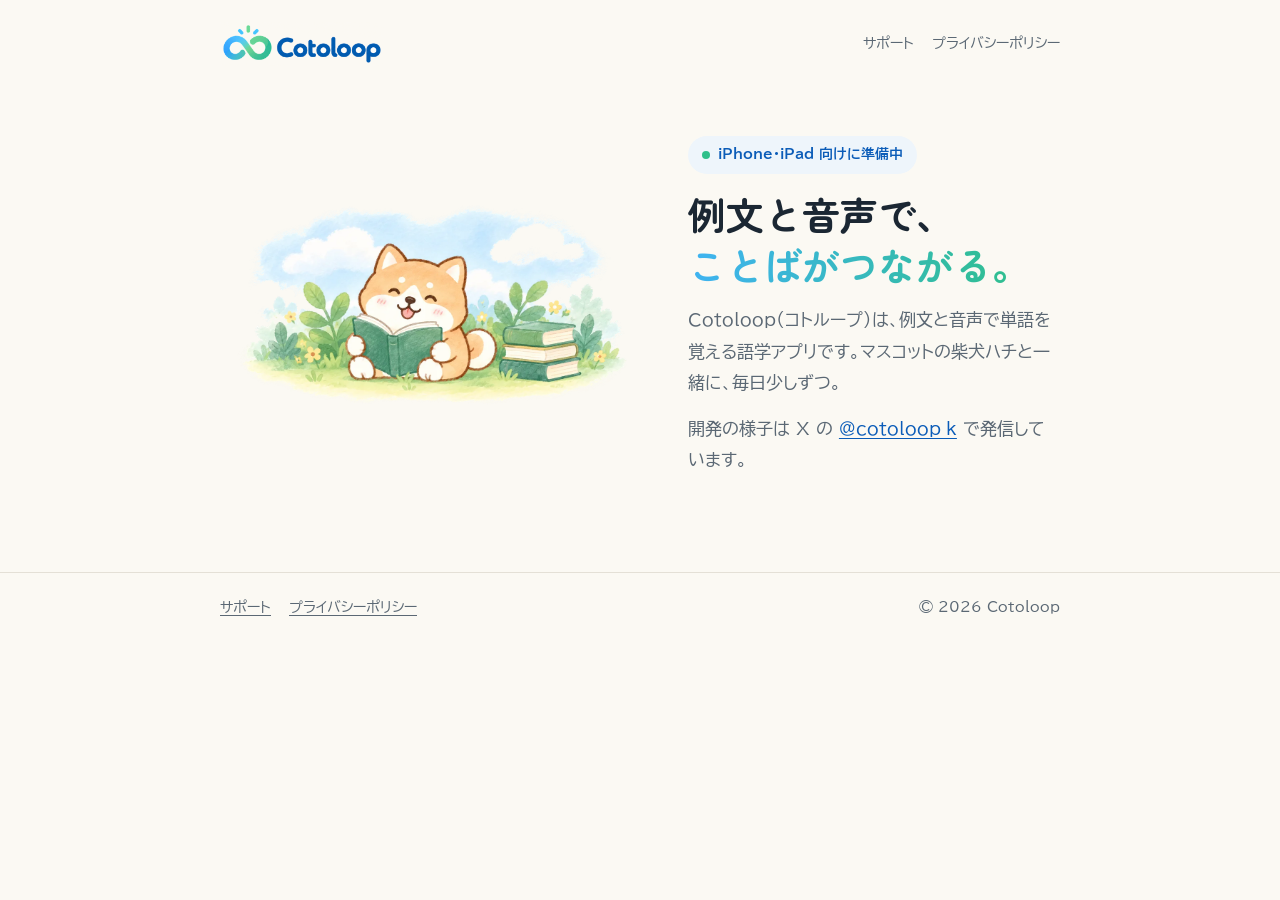
<file: index.html>
<!doctype html>
<html lang="ja">
<head>
<meta charset="utf-8">
<meta name="viewport" content="width=device-width,initial-scale=1">
<title>Cotoloop</title>
<meta name="description" content="Cotoloop（コトループ）は、例文と音声で単語を覚える iPhone・iPad 向けの語学アプリです。">
<link rel="icon" href="img/favicon.png">
<link rel="apple-touch-icon" href="img/apple-touch-icon.png">
<meta property="og:title" content="Cotoloop">
<meta property="og:description" content="例文と音声で覚える語学アプリ。iPhone・iPad 向けに準備中です。">
<meta property="og:image" content="https://cotoloop.app/img/hero.webp">
<link rel="stylesheet" href="fonts/fonts.css">
<link rel="stylesheet" href="style.css">
</head>
<body>
<header class="site"><div class="wrap">
  <a class="logo" href="./" aria-label="Cotoloop ホーム"><img src="img/logo.png" alt="Cotoloop" width="280" height="75"></a>
  <nav class="top"><a href="support.html">サポート</a><a href="privacy.html">プライバシーポリシー</a></nav>
</div></header>

<main><div class="wrap">
  <section class="hero">
    <figure><img src="img/hero.webp" alt="本を読む柴犬のハチ" width="1200" height="675"></figure>
    <div class="lead">
      <span class="badge">iPhone・iPad 向けに準備中</span>
      <h1>例文と音声で、<br><span class="loop">ことばがつながる。</span></h1>
      <p>Cotoloop（コトループ）は、例文と音声で単語を覚える語学アプリです。マスコットの柴犬ハチと一緒に、毎日少しずつ。</p>
      <p>開発の様子は X の <a href="https://x.com/cotoloop_k" rel="noopener">@cotoloop_k</a> で発信しています。</p>
    </div>
  </section>
</div></main>

<footer><div class="wrap">
  <nav><a href="support.html">サポート</a><a href="privacy.html">プライバシーポリシー</a></nav>
  <span>© 2026 Cotoloop</span>
</div></footer>
</body>
</html>
</file>
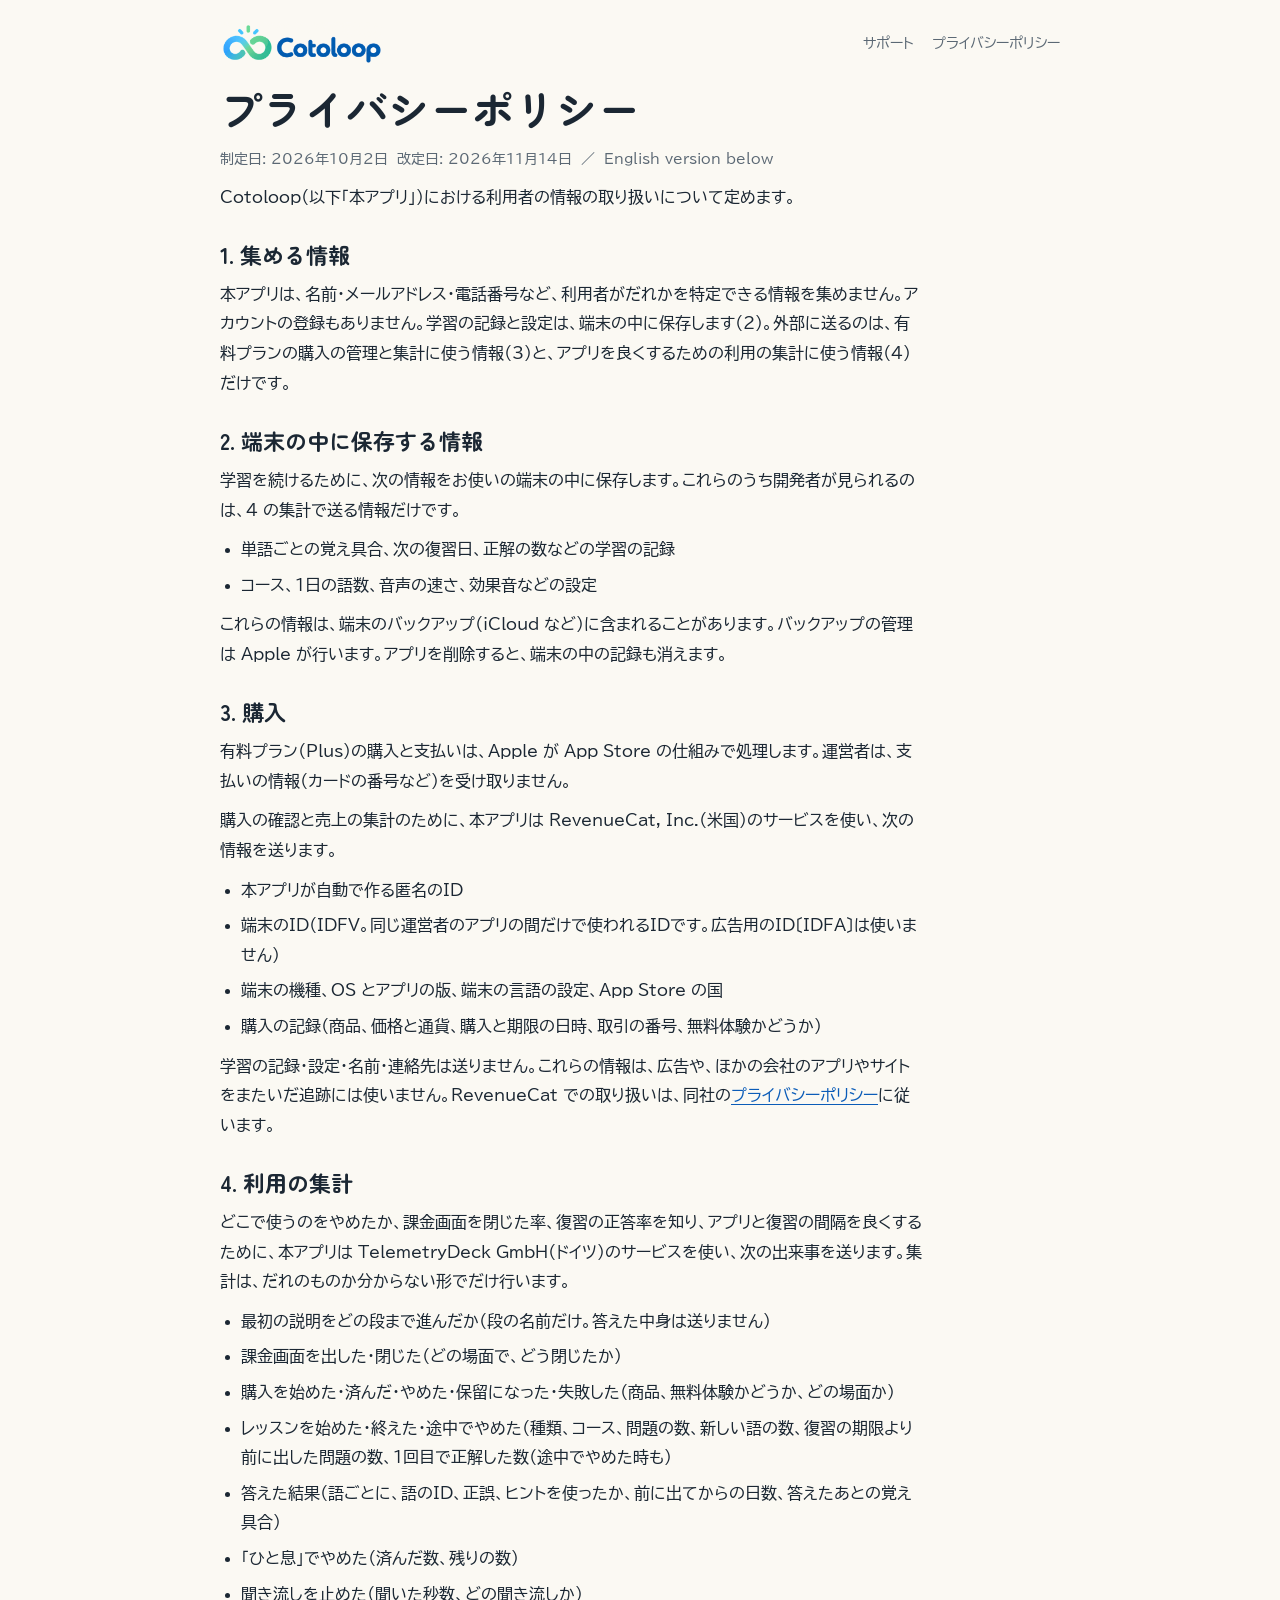
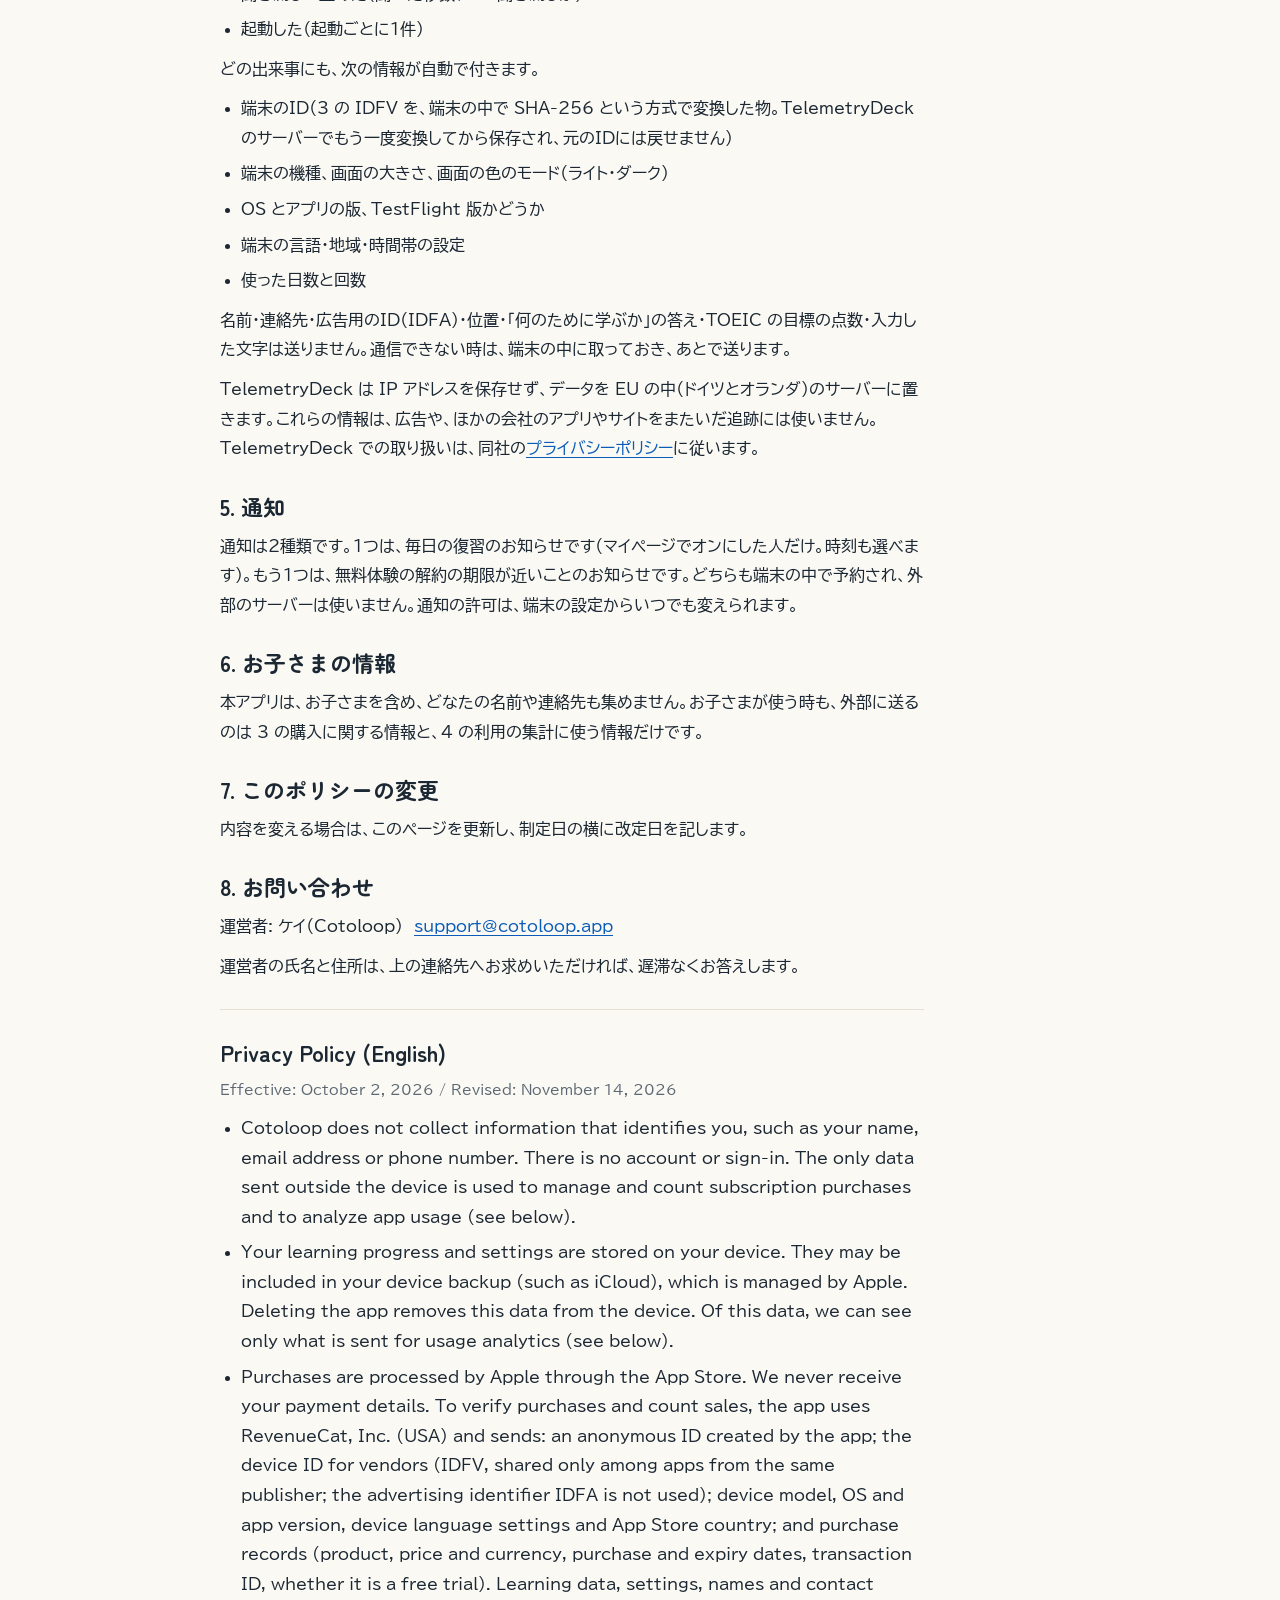
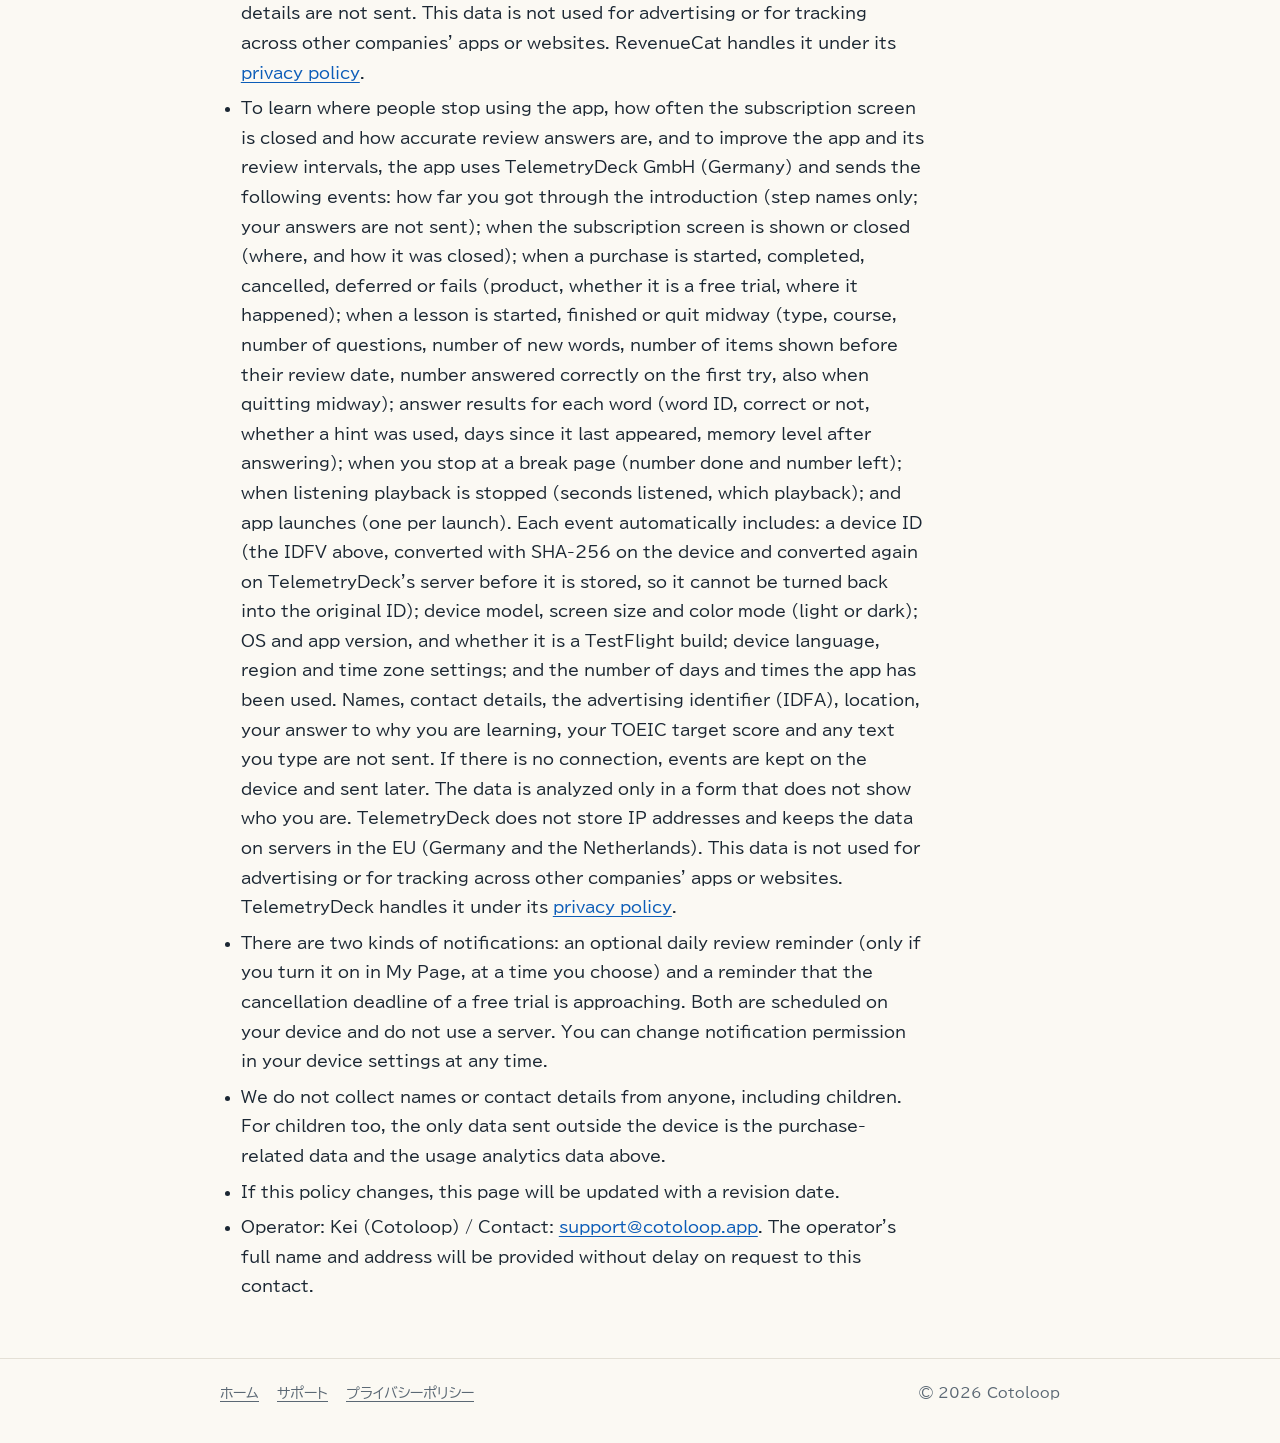
<file: privacy.html>
<!doctype html>
<html lang="ja">
<head>
<meta charset="utf-8">
<meta name="viewport" content="width=device-width,initial-scale=1">
<title>プライバシーポリシー｜Cotoloop</title>
<meta name="description" content="Cotoloop のプライバシーポリシー（個人情報の取り扱い）。">
<link rel="icon" href="img/favicon.png">
<link rel="apple-touch-icon" href="img/apple-touch-icon.png">
<link rel="stylesheet" href="fonts/fonts.css">
<link rel="stylesheet" href="style.css">
</head>
<body>
<header class="site"><div class="wrap">
  <a class="logo" href="./" aria-label="Cotoloop ホーム"><img src="img/logo.png" alt="Cotoloop" width="280" height="75"></a>
  <nav class="top"><a href="support.html">サポート</a><a href="privacy.html" aria-current="page">プライバシーポリシー</a></nav>
</div></header>

<main><div class="wrap">
  <article class="doc">
    <section>
      <h1>プライバシーポリシー</h1>
      <p class="meta">制定日: 2026年10月2日　改定日: 2026年11月14日　／　English version below</p>
      <p>Cotoloop（以下「本アプリ」）における利用者の情報の取り扱いについて定めます。</p>
    </section>

    <section>
      <h2>1. 集める情報</h2>
      <p>本アプリは、名前・メールアドレス・電話番号など、利用者がだれかを特定できる情報を集めません。アカウントの登録もありません。学習の記録と設定は、端末の中に保存します（2）。外部に送るのは、有料プランの購入の管理と集計に使う情報（3）と、アプリを良くするための利用の集計に使う情報（4）だけです。</p>
    </section>

    <section>
      <h2>2. 端末の中に保存する情報</h2>
      <p>学習を続けるために、次の情報をお使いの端末の中に保存します。これらのうち開発者が見られるのは、4 の集計で送る情報だけです。</p>
      <ul>
        <li>単語ごとの覚え具合、次の復習日、正解の数などの学習の記録</li>
        <li>コース、1日の語数、音声の速さ、効果音などの設定</li>
      </ul>
      <p>これらの情報は、端末のバックアップ（iCloud など）に含まれることがあります。バックアップの管理は Apple が行います。アプリを削除すると、端末の中の記録も消えます。</p>
    </section>

    <section>
      <h2>3. 購入</h2>
      <p>有料プラン（Plus）の購入と支払いは、Apple が App Store の仕組みで処理します。運営者は、支払いの情報（カードの番号など）を受け取りません。</p>
      <p>購入の確認と売上の集計のために、本アプリは RevenueCat, Inc.（米国）のサービスを使い、次の情報を送ります。</p>
      <ul>
        <li>本アプリが自動で作る匿名のID</li>
        <li>端末のID（IDFV。同じ運営者のアプリの間だけで使われるIDです。広告用のID〔IDFA〕は使いません）</li>
        <li>端末の機種、OS とアプリの版、端末の言語の設定、App Store の国</li>
        <li>購入の記録（商品、価格と通貨、購入と期限の日時、取引の番号、無料体験かどうか）</li>
      </ul>
      <p>学習の記録・設定・名前・連絡先は送りません。これらの情報は、広告や、ほかの会社のアプリやサイトをまたいだ追跡には使いません。RevenueCat での取り扱いは、同社の<a href="https://www.revenuecat.com/privacy">プライバシーポリシー</a>に従います。</p>
    </section>

    <section>
      <h2>4. 利用の集計</h2>
      <p>どこで使うのをやめたか、課金画面を閉じた率、復習の正答率を知り、アプリと復習の間隔を良くするために、本アプリは TelemetryDeck GmbH（ドイツ）のサービスを使い、次の出来事を送ります。集計は、だれのものか分からない形でだけ行います。</p>
      <ul>
        <li>最初の説明をどの段まで進んだか（段の名前だけ。答えた中身は送りません）</li>
        <li>課金画面を出した・閉じた（どの場面で、どう閉じたか）</li>
        <li>購入を始めた・済んだ・やめた・保留になった・失敗した（商品、無料体験かどうか、どの場面か）</li>
        <li>レッスンを始めた・終えた・途中でやめた（種類、コース、問題の数、新しい語の数、復習の期限より前に出した問題の数、1回目で正解した数（途中でやめた時も）</li>
        <li>答えた結果（語ごとに、語のID、正誤、ヒントを使ったか、前に出てからの日数、答えたあとの覚え具合）</li>
        <li>「ひと息」でやめた（済んだ数、残りの数）</li>
        <li>聞き流しを止めた（聞いた秒数、どの聞き流しか）</li>
        <li>起動した（起動ごとに1件）</li>
      </ul>
      <p>どの出来事にも、次の情報が自動で付きます。</p>
      <ul>
        <li>端末のID（3 の IDFV を、端末の中で SHA-256 という方式で変換した物。TelemetryDeck のサーバーでもう一度変換してから保存され、元のIDには戻せません）</li>
        <li>端末の機種、画面の大きさ、画面の色のモード（ライト・ダーク）</li>
        <li>OS とアプリの版、TestFlight 版かどうか</li>
        <li>端末の言語・地域・時間帯の設定</li>
        <li>使った日数と回数</li>
      </ul>
      <p>名前・連絡先・広告用のID（IDFA）・位置・「何のために学ぶか」の答え・TOEIC の目標の点数・入力した文字は送りません。通信できない時は、端末の中に取っておき、あとで送ります。</p>
      <p>TelemetryDeck は IP アドレスを保存せず、データを EU の中（ドイツとオランダ）のサーバーに置きます。これらの情報は、広告や、ほかの会社のアプリやサイトをまたいだ追跡には使いません。TelemetryDeck での取り扱いは、同社の<a href="https://telemetrydeck.com/privacy/">プライバシーポリシー</a>に従います。</p>
    </section>

    <section>
      <h2>5. 通知</h2>
      <p>通知は2種類です。1つは、毎日の復習のお知らせです（マイページでオンにした人だけ。時刻も選べます）。もう1つは、無料体験の解約の期限が近いことのお知らせです。どちらも端末の中で予約され、外部のサーバーは使いません。通知の許可は、端末の設定からいつでも変えられます。</p>
    </section>

    <section>
      <h2>6. お子さまの情報</h2>
      <p>本アプリは、お子さまを含め、どなたの名前や連絡先も集めません。お子さまが使う時も、外部に送るのは 3 の購入に関する情報と、4 の利用の集計に使う情報だけです。</p>
    </section>

    <section>
      <h2>7. このポリシーの変更</h2>
      <p>内容を変える場合は、このページを更新し、制定日の横に改定日を記します。</p>
    </section>

    <section>
      <h2>8. お問い合わせ</h2>
      <p>運営者: ケイ（Cotoloop）　<a href="mailto:support@cotoloop.app">support@cotoloop.app</a></p>
      <p>運営者の氏名と住所は、上の連絡先へお求めいただければ、遅滞なくお答えします。</p>
    </section>

    <section class="lang" lang="en">
      <h2>Privacy Policy (English)</h2>
      <p class="meta">Effective: October 2, 2026 / Revised: November 14, 2026</p>
      <ul>
        <li>Cotoloop does not collect information that identifies you, such as your name, email address or phone number. There is no account or sign-in. The only data sent outside the device is used to manage and count subscription purchases and to analyze app usage (see below).</li>
        <li>Your learning progress and settings are stored on your device. They may be included in your device backup (such as iCloud), which is managed by Apple. Deleting the app removes this data from the device. Of this data, we can see only what is sent for usage analytics (see below).</li>
        <li>Purchases are processed by Apple through the App Store. We never receive your payment details. To verify purchases and count sales, the app uses RevenueCat, Inc. (USA) and sends: an anonymous ID created by the app; the device ID for vendors (IDFV, shared only among apps from the same publisher; the advertising identifier IDFA is not used); device model, OS and app version, device language settings and App Store country; and purchase records (product, price and currency, purchase and expiry dates, transaction ID, whether it is a free trial). Learning data, settings, names and contact details are not sent. This data is not used for advertising or for tracking across other companies' apps or websites. RevenueCat handles it under its <a href="https://www.revenuecat.com/privacy">privacy policy</a>.</li>
        <li>To learn where people stop using the app, how often the subscription screen is closed and how accurate review answers are, and to improve the app and its review intervals, the app uses TelemetryDeck GmbH (Germany) and sends the following events: how far you got through the introduction (step names only; your answers are not sent); when the subscription screen is shown or closed (where, and how it was closed); when a purchase is started, completed, cancelled, deferred or fails (product, whether it is a free trial, where it happened); when a lesson is started, finished or quit midway (type, course, number of questions, number of new words, number of items shown before their review date, number answered correctly on the first try, also when quitting midway); answer results for each word (word ID, correct or not, whether a hint was used, days since it last appeared, memory level after answering); when you stop at a break page (number done and number left); when listening playback is stopped (seconds listened, which playback); and app launches (one per launch). Each event automatically includes: a device ID (the IDFV above, converted with SHA-256 on the device and converted again on TelemetryDeck's server before it is stored, so it cannot be turned back into the original ID); device model, screen size and color mode (light or dark); OS and app version, and whether it is a TestFlight build; device language, region and time zone settings; and the number of days and times the app has been used. Names, contact details, the advertising identifier (IDFA), location, your answer to why you are learning, your TOEIC target score and any text you type are not sent. If there is no connection, events are kept on the device and sent later. The data is analyzed only in a form that does not show who you are. TelemetryDeck does not store IP addresses and keeps the data on servers in the EU (Germany and the Netherlands). This data is not used for advertising or for tracking across other companies' apps or websites. TelemetryDeck handles it under its <a href="https://telemetrydeck.com/privacy/">privacy policy</a>.</li>
        <li>There are two kinds of notifications: an optional daily review reminder (only if you turn it on in My Page, at a time you choose) and a reminder that the cancellation deadline of a free trial is approaching. Both are scheduled on your device and do not use a server. You can change notification permission in your device settings at any time.</li>
        <li>We do not collect names or contact details from anyone, including children. For children too, the only data sent outside the device is the purchase-related data and the usage analytics data above.</li>
        <li>If this policy changes, this page will be updated with a revision date.</li>
        <li>Operator: Kei (Cotoloop) / Contact: <a href="mailto:support@cotoloop.app">support@cotoloop.app</a>. The operator's full name and address will be provided without delay on request to this contact.</li>
      </ul>
    </section>
  </article>
</div></main>

<footer><div class="wrap">
  <nav><a href="./">ホーム</a><a href="support.html">サポート</a><a href="privacy.html">プライバシーポリシー</a></nav>
  <span>© 2026 Cotoloop</span>
</div></footer>
</body>
</html>
</file>
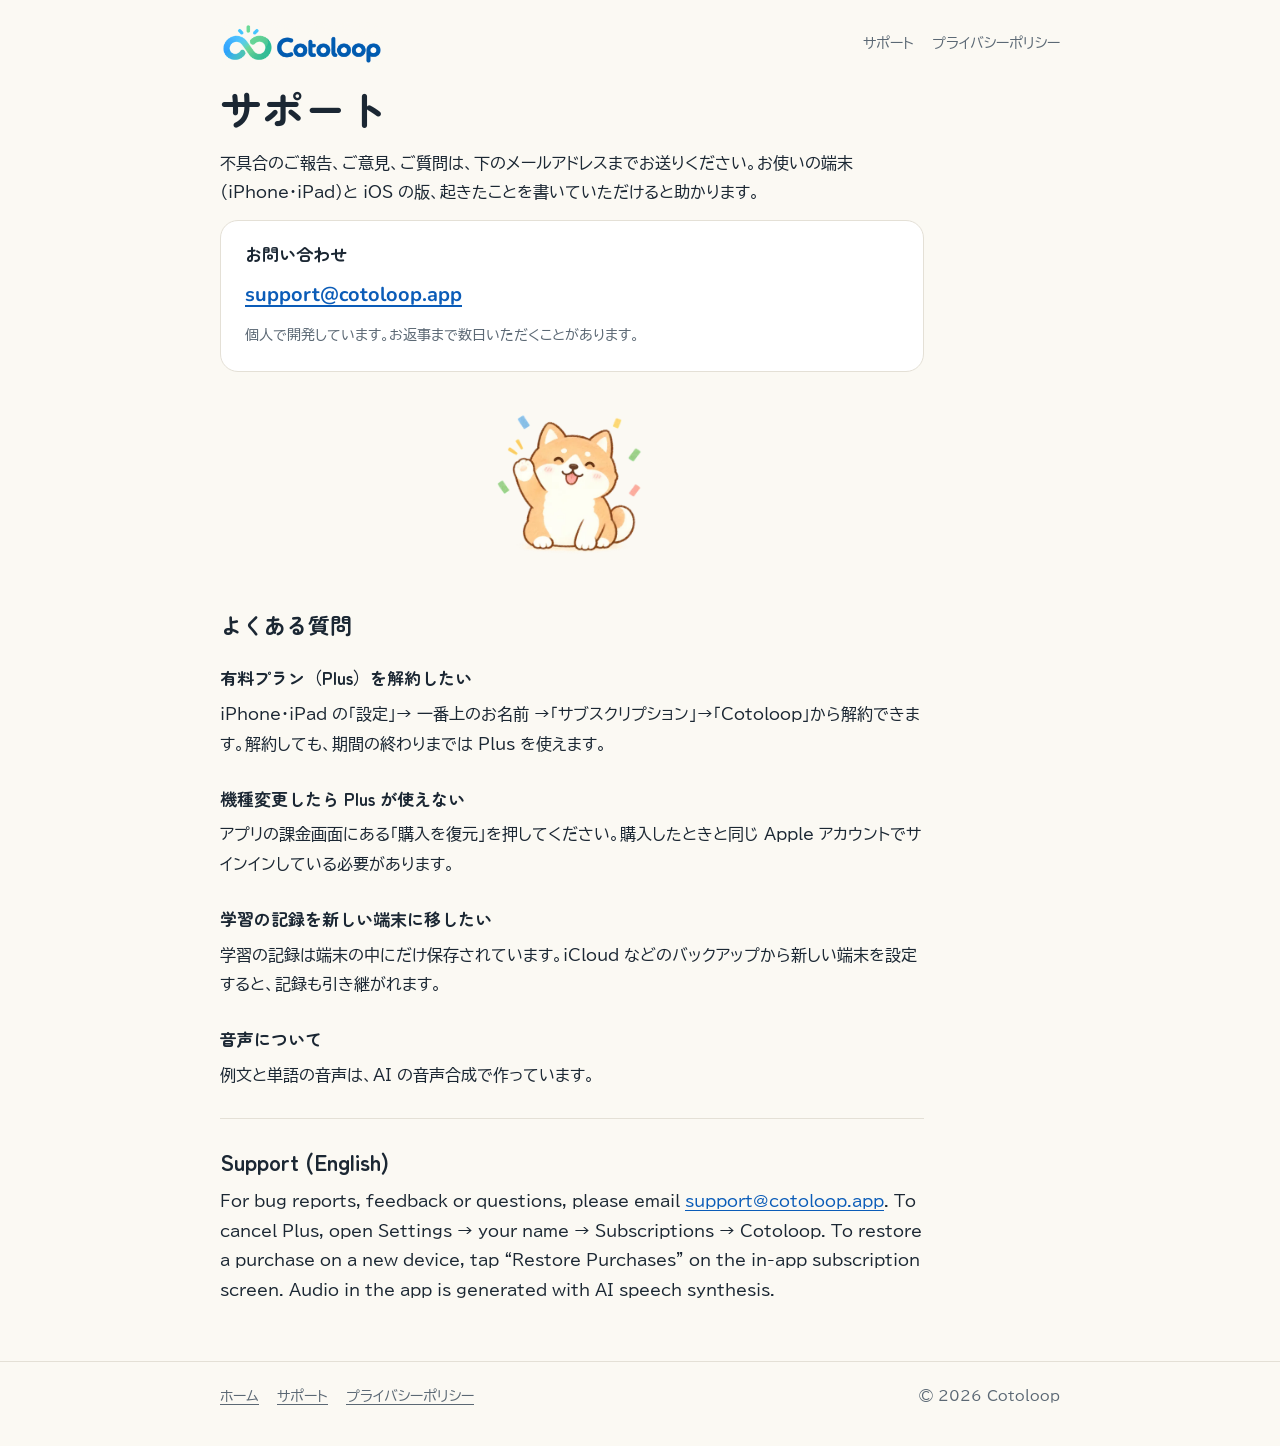
<file: support.html>
<!doctype html>
<html lang="ja">
<head>
<meta charset="utf-8">
<meta name="viewport" content="width=device-width,initial-scale=1">
<title>サポート｜Cotoloop</title>
<meta name="description" content="Cotoloop のサポート（お問い合わせとよくある質問）。">
<link rel="icon" href="img/favicon.png">
<link rel="apple-touch-icon" href="img/apple-touch-icon.png">
<link rel="stylesheet" href="fonts/fonts.css">
<link rel="stylesheet" href="style.css">
</head>
<body>
<header class="site"><div class="wrap">
  <a class="logo" href="./" aria-label="Cotoloop ホーム"><img src="img/logo.png" alt="Cotoloop" width="280" height="75"></a>
  <nav class="top"><a href="support.html" aria-current="page">サポート</a><a href="privacy.html">プライバシーポリシー</a></nav>
</div></header>

<main><div class="wrap">
  <article class="doc">
    <section class="split">
      <div style="display:flex;flex-direction:column;gap:12px;min-width:0">
        <h1>サポート</h1>
        <p>不具合のご報告、ご意見、ご質問は、下のメールアドレスまでお送りください。お使いの端末（iPhone・iPad）と iOS の版、起きたことを書いていただけると助かります。</p>
        <div class="card">
          <h3>お問い合わせ</h3>
          <a class="mail" href="mailto:support@cotoloop.app">support@cotoloop.app</a>
          <p class="meta">個人で開発しています。お返事まで数日いただくことがあります。</p>
        </div>
      </div>
      <img src="img/hachi-wave.webp" alt="手を振る柴犬のハチ" width="200" height="200">
    </section>

    <section>
      <h2>よくある質問</h2>
    </section>
    <section>
      <h3>有料プラン（Plus）を解約したい</h3>
      <p>iPhone・iPad の「設定」→ 一番上のお名前 →「サブスクリプション」→「Cotoloop」から解約できます。解約しても、期間の終わりまでは Plus を使えます。</p>
    </section>
    <section>
      <h3>機種変更したら Plus が使えない</h3>
      <p>アプリの課金画面にある「購入を復元」を押してください。購入したときと同じ Apple アカウントでサインインしている必要があります。</p>
    </section>
    <section>
      <h3>学習の記録を新しい端末に移したい</h3>
      <p>学習の記録は端末の中にだけ保存されています。iCloud などのバックアップから新しい端末を設定すると、記録も引き継がれます。</p>
    </section>
    <section>
      <h3>音声について</h3>
      <p>例文と単語の音声は、AI の音声合成で作っています。</p>
    </section>

    <section class="lang" lang="en">
      <h2>Support (English)</h2>
      <p>For bug reports, feedback or questions, please email <a href="mailto:support@cotoloop.app">support@cotoloop.app</a>. To cancel Plus, open Settings → your name → Subscriptions → Cotoloop. To restore a purchase on a new device, tap “Restore Purchases” on the in-app subscription screen. Audio in the app is generated with AI speech synthesis.</p>
    </section>
  </article>
</div></main>

<footer><div class="wrap">
  <nav><a href="./">ホーム</a><a href="support.html">サポート</a><a href="privacy.html">プライバシーポリシー</a></nav>
  <span>© 2026 Cotoloop</span>
</div></footer>
</body>
</html>
</file>
